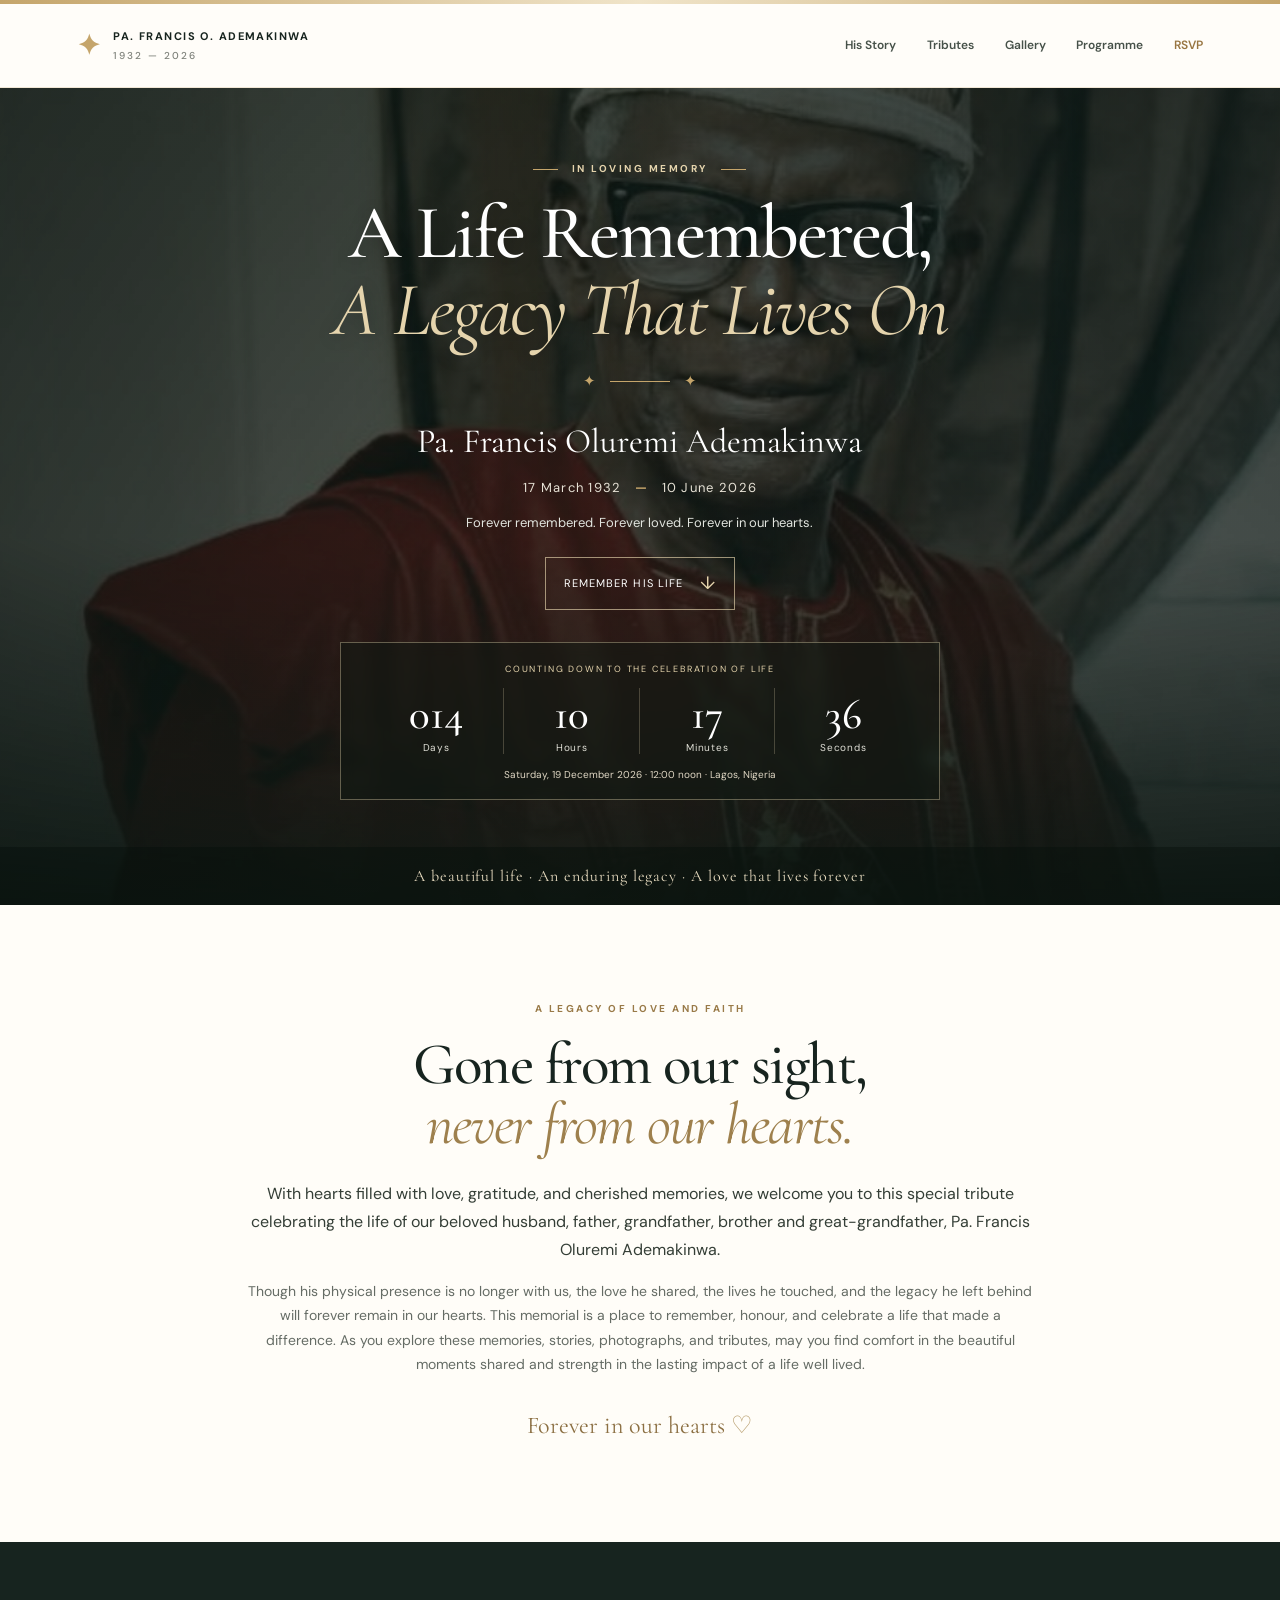
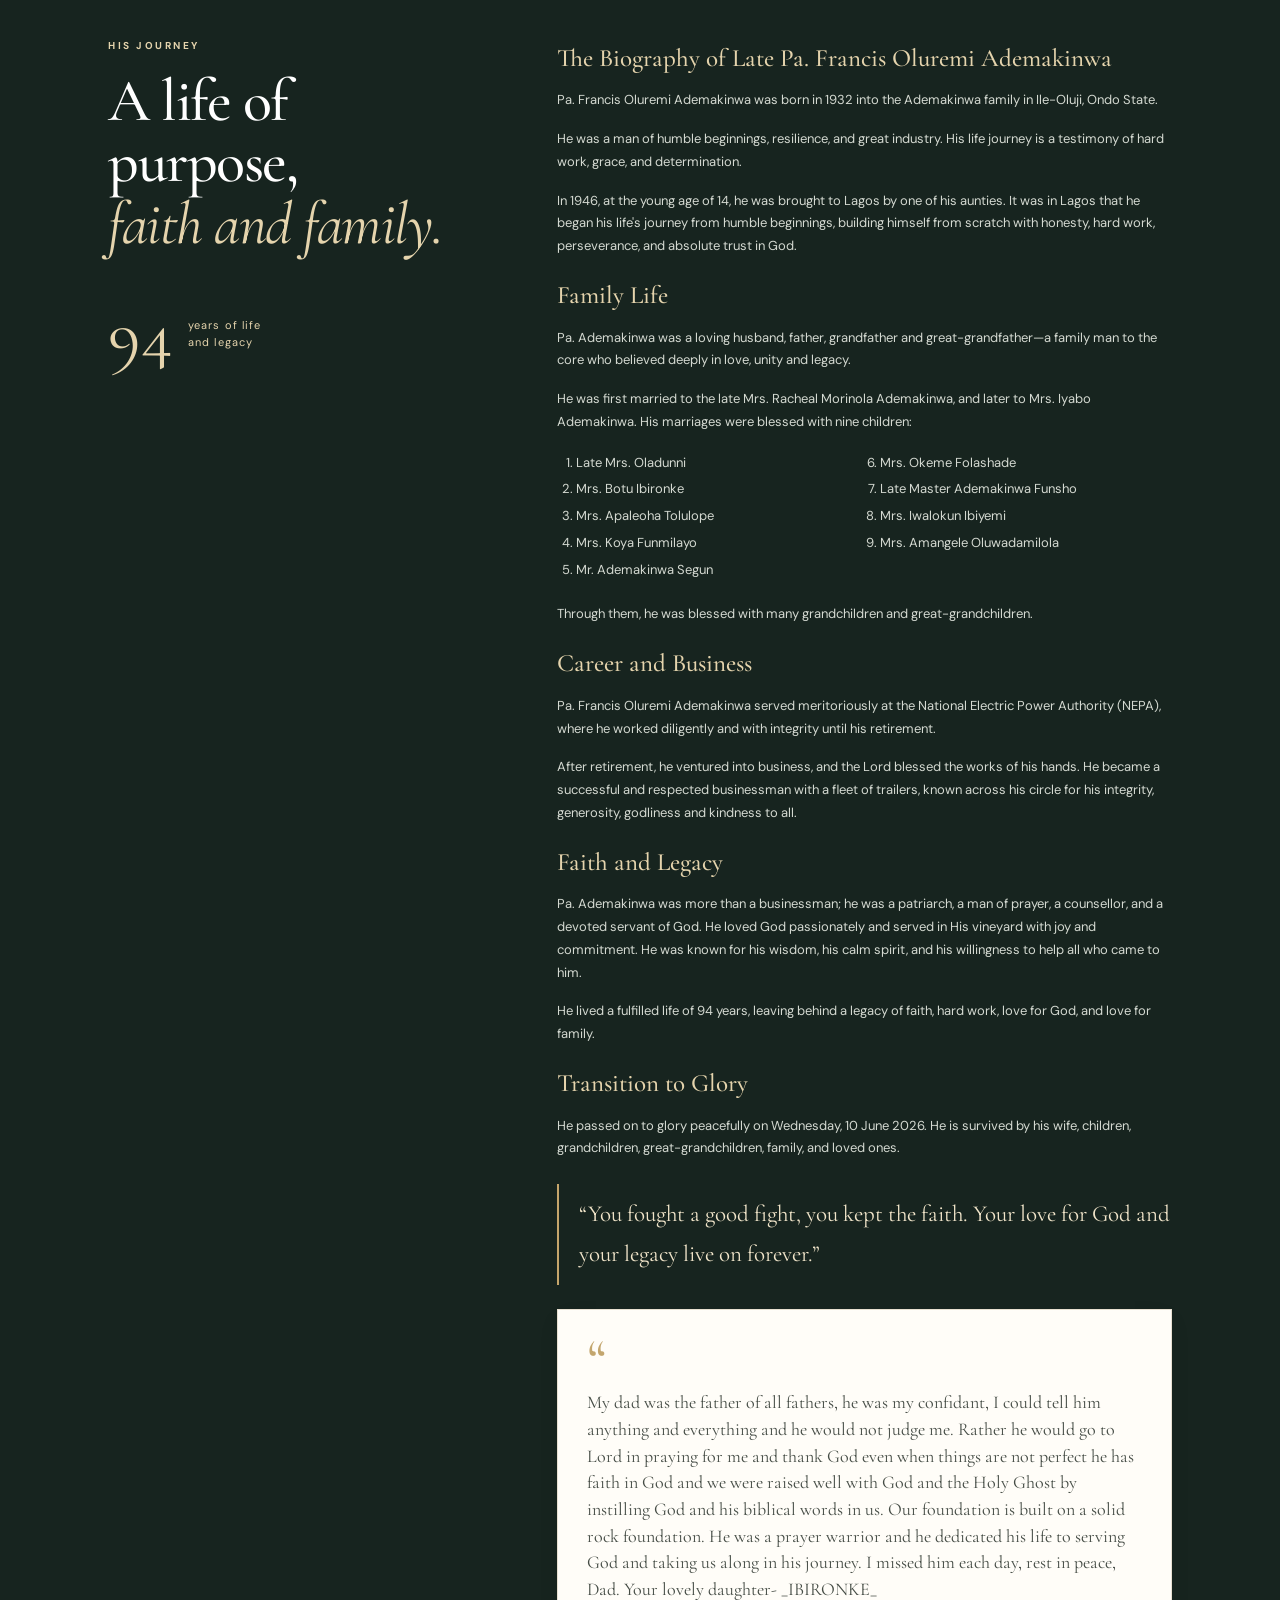
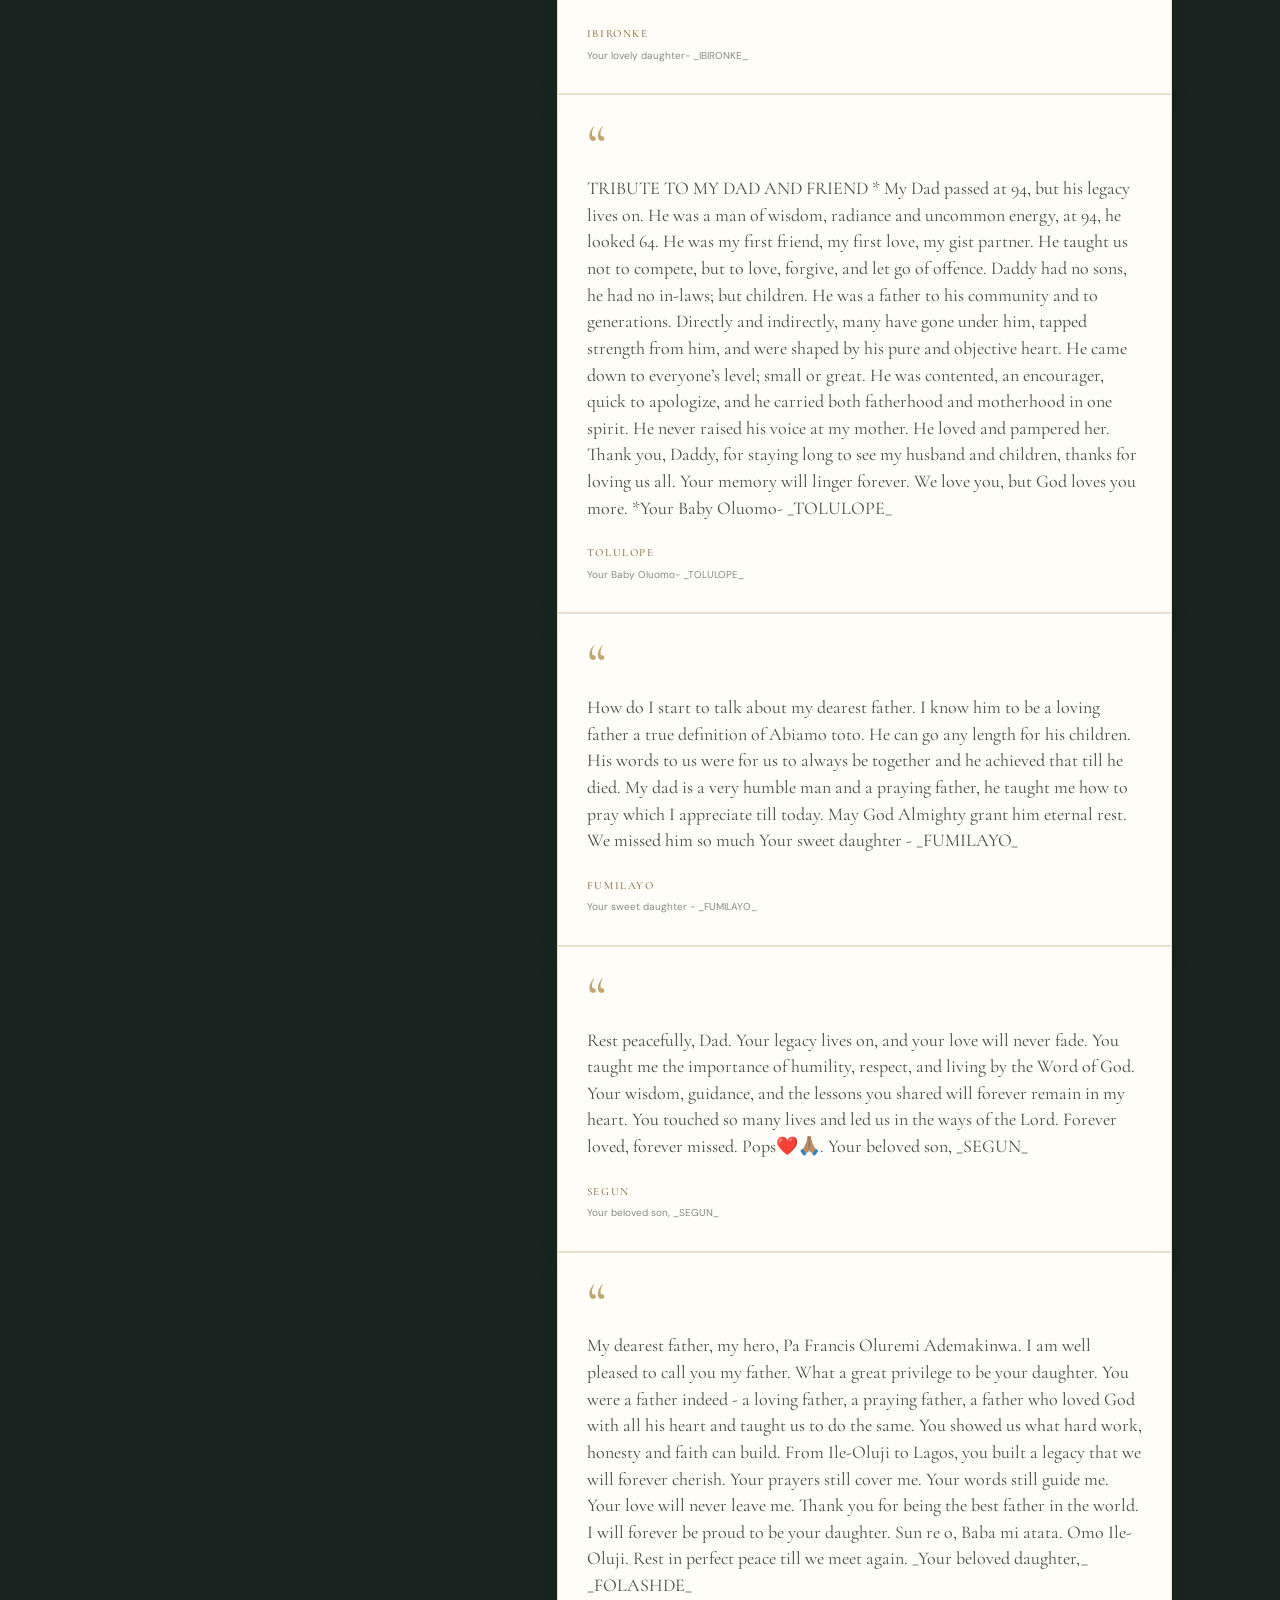
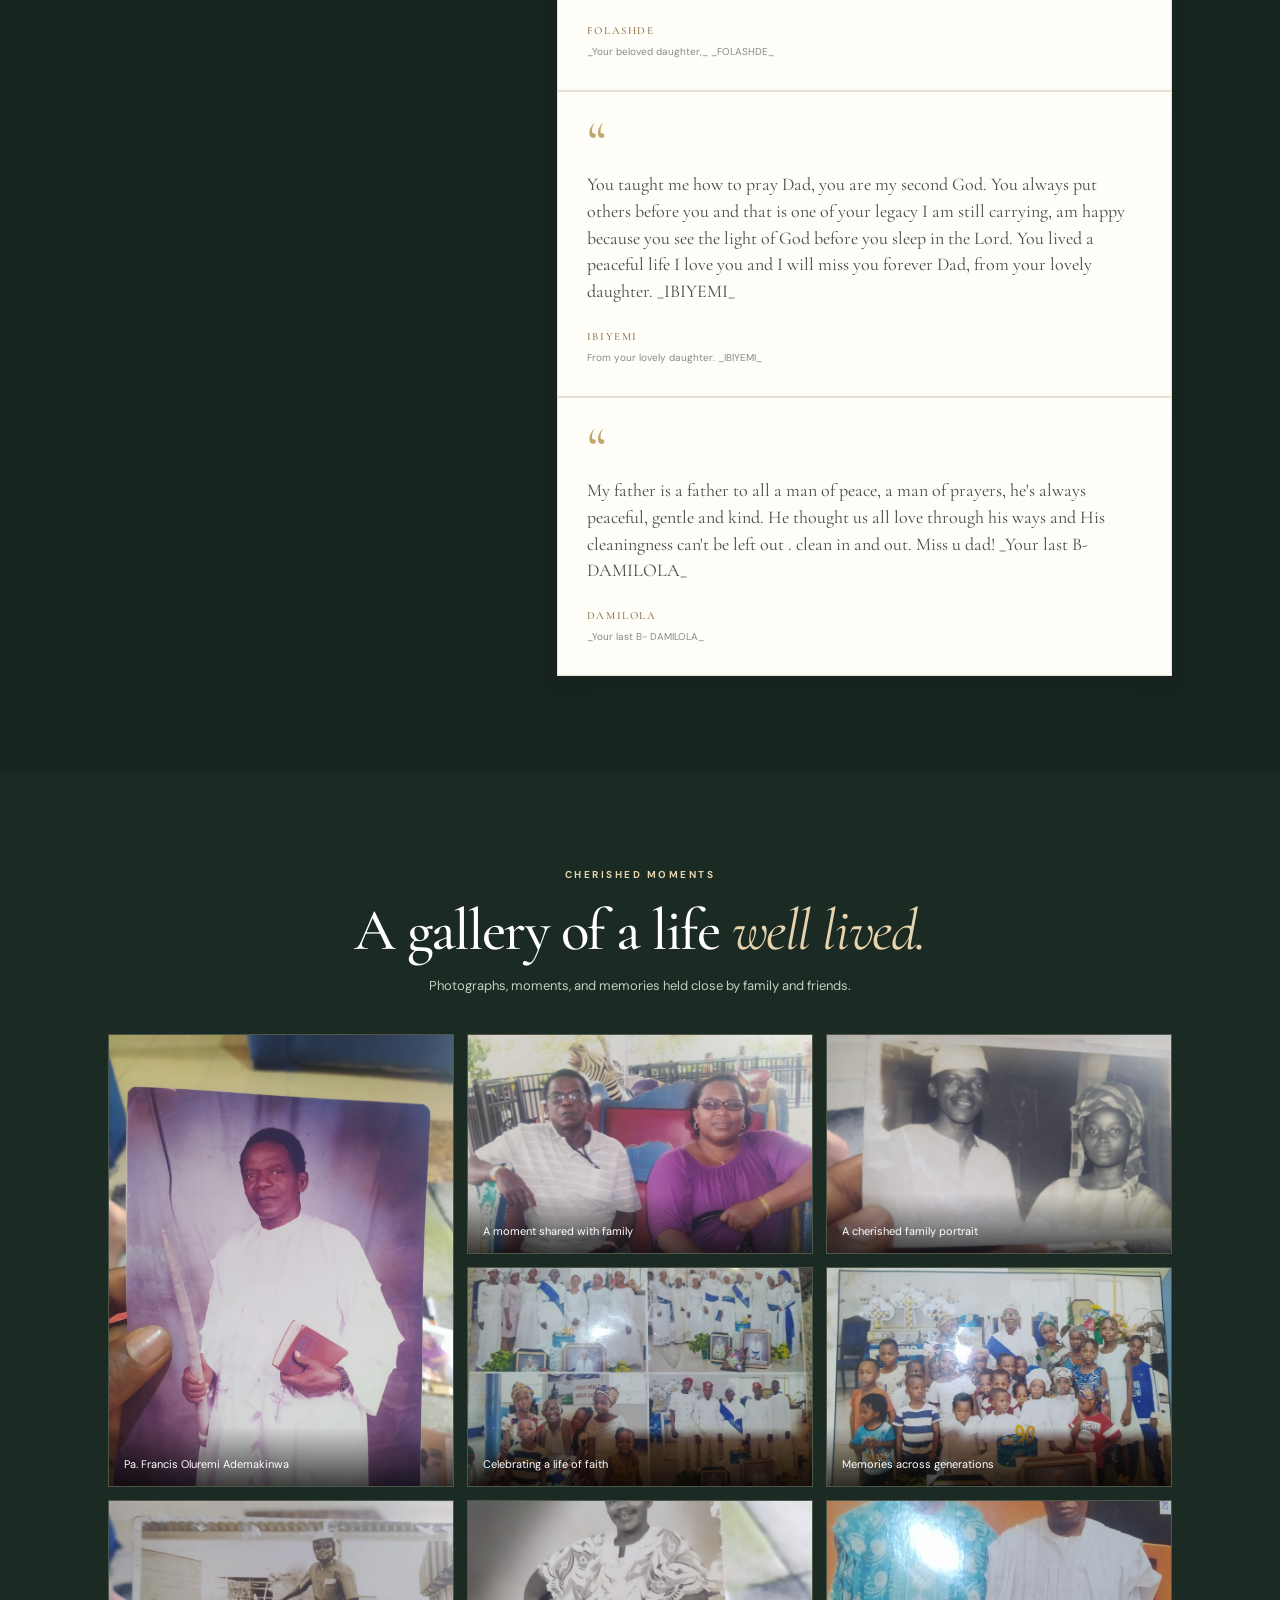
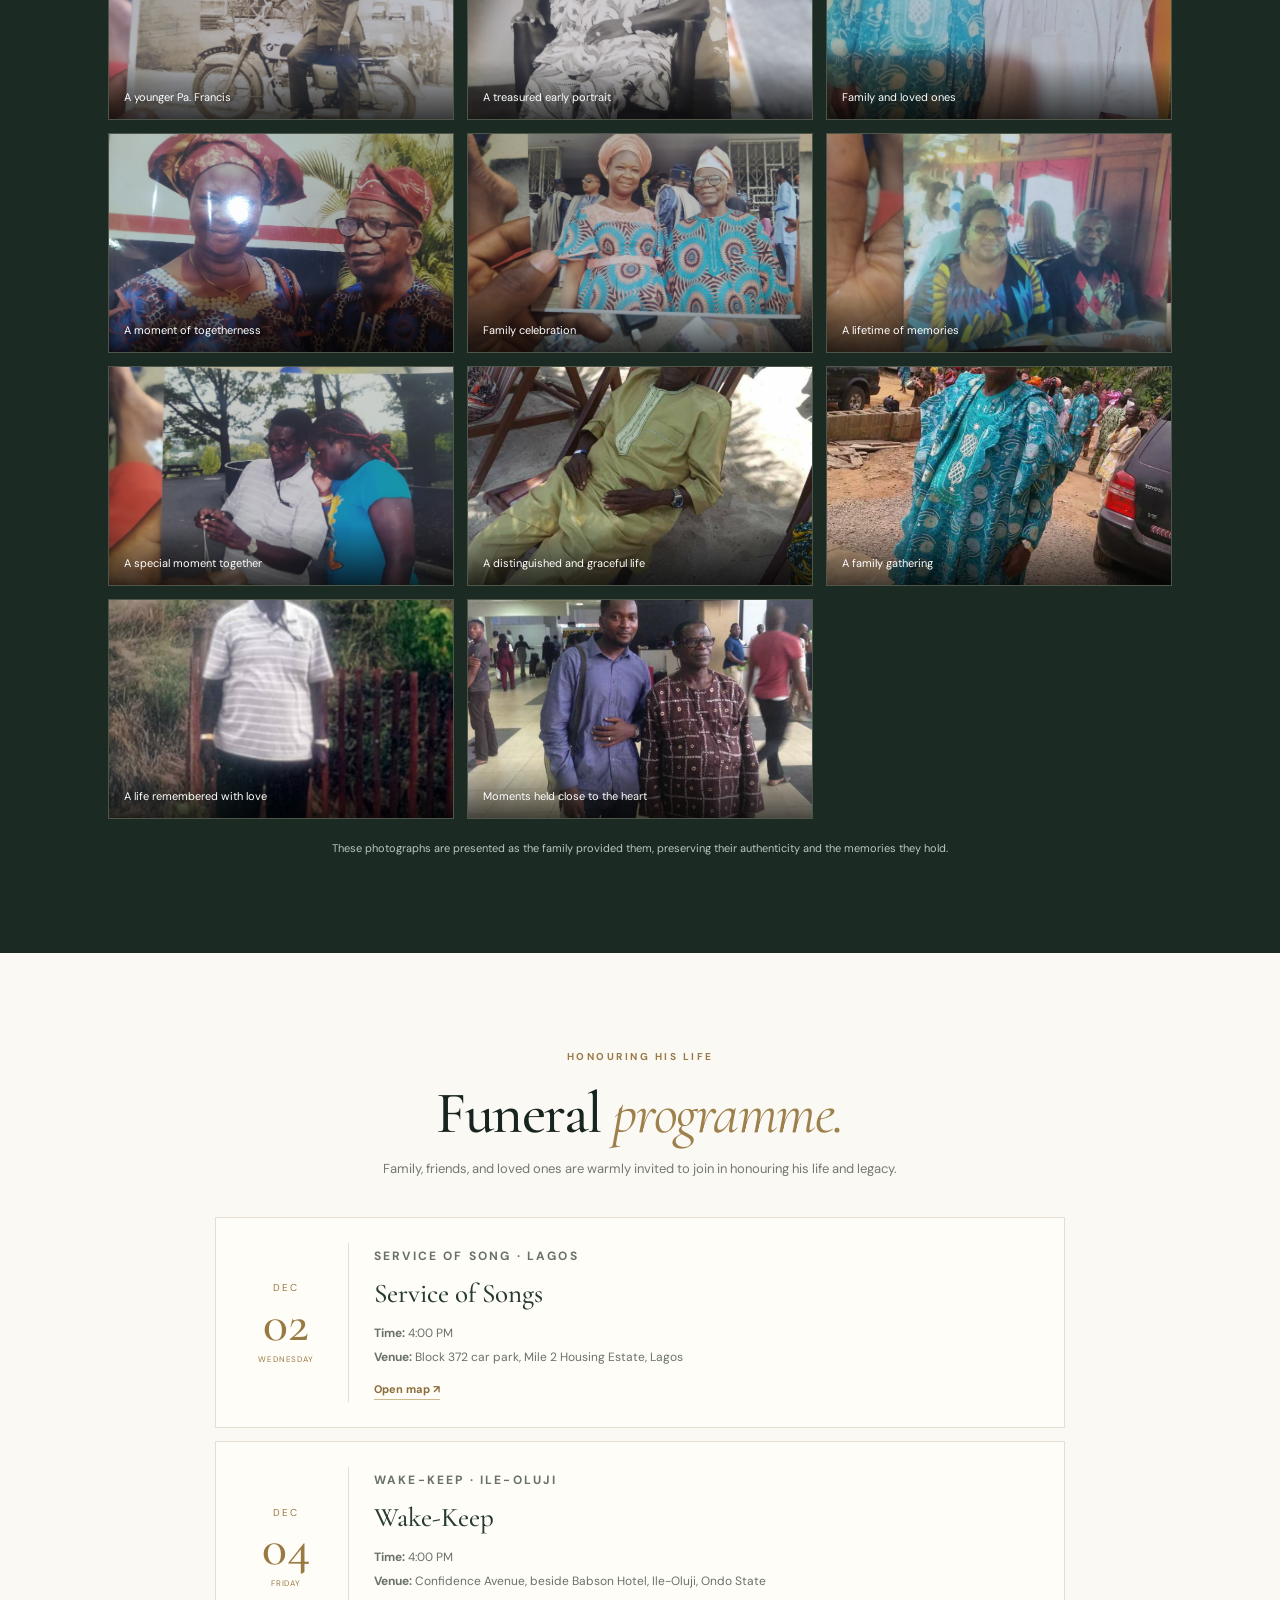
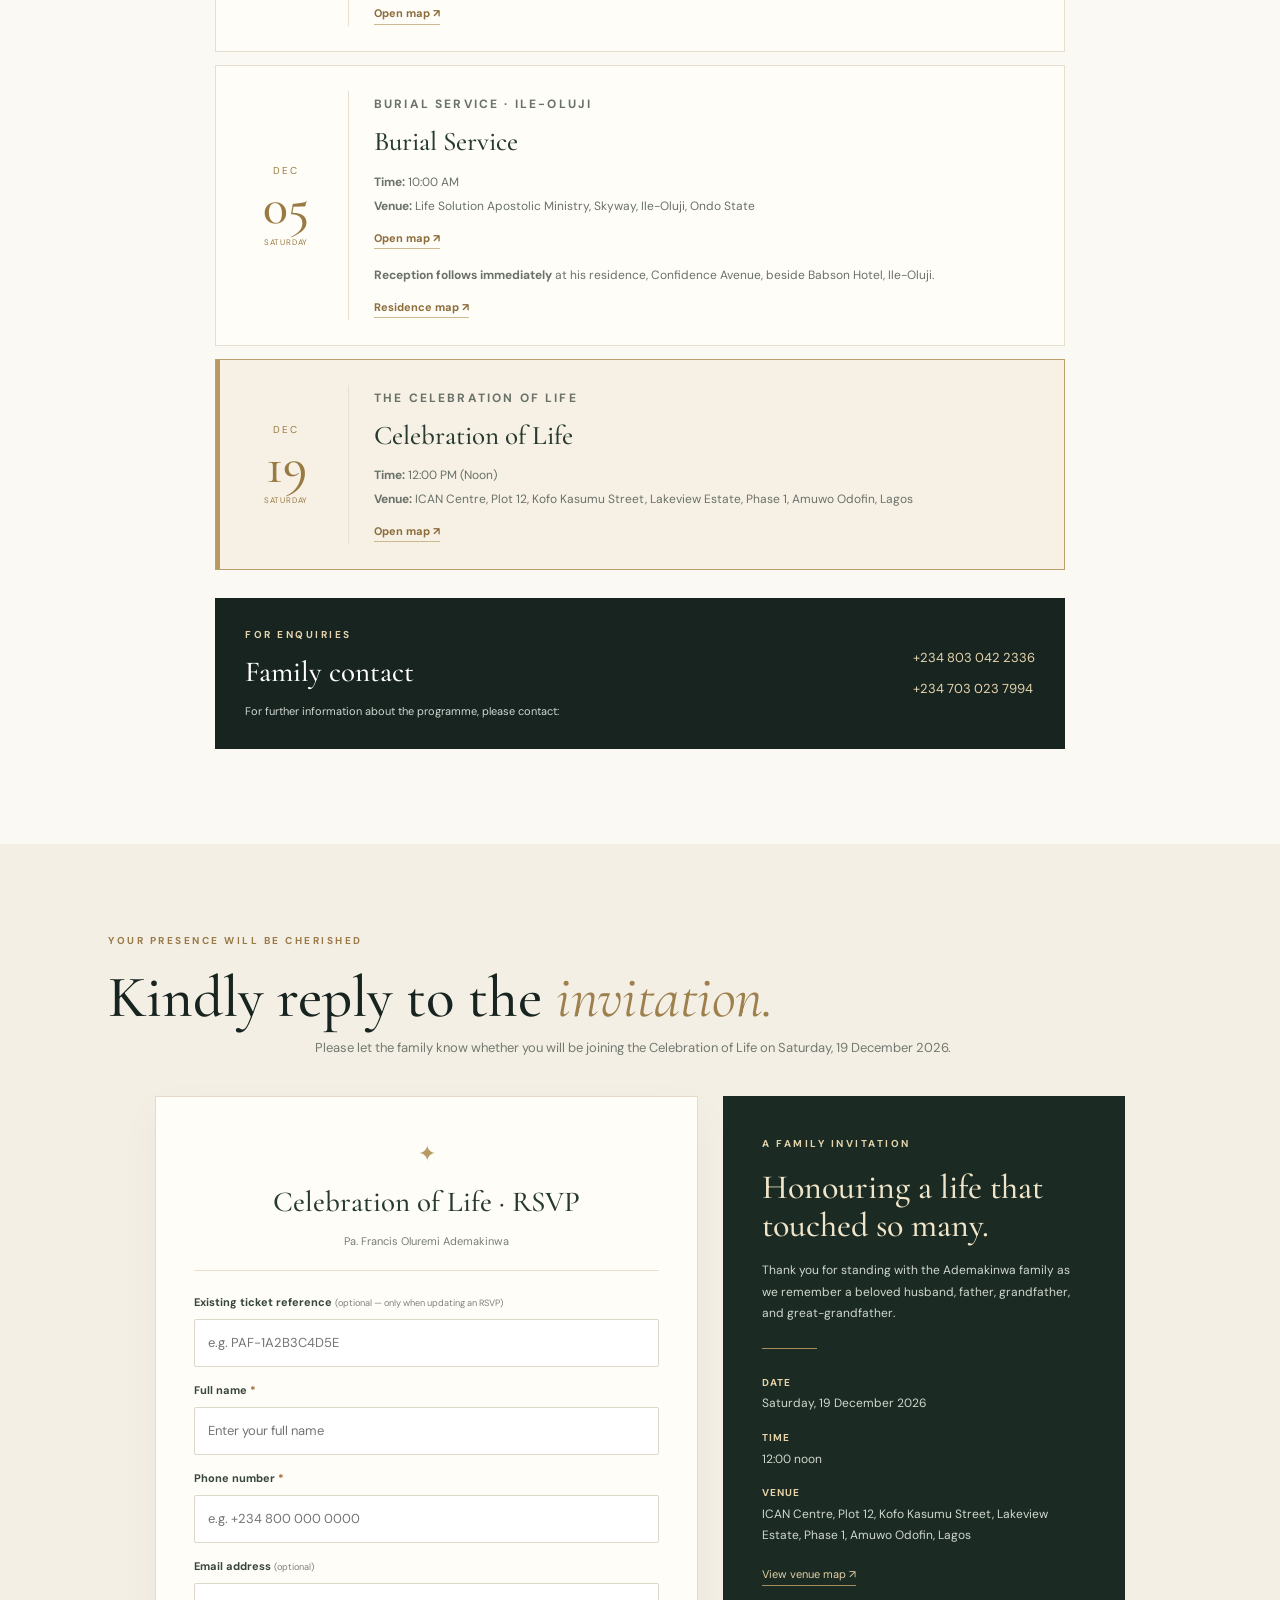
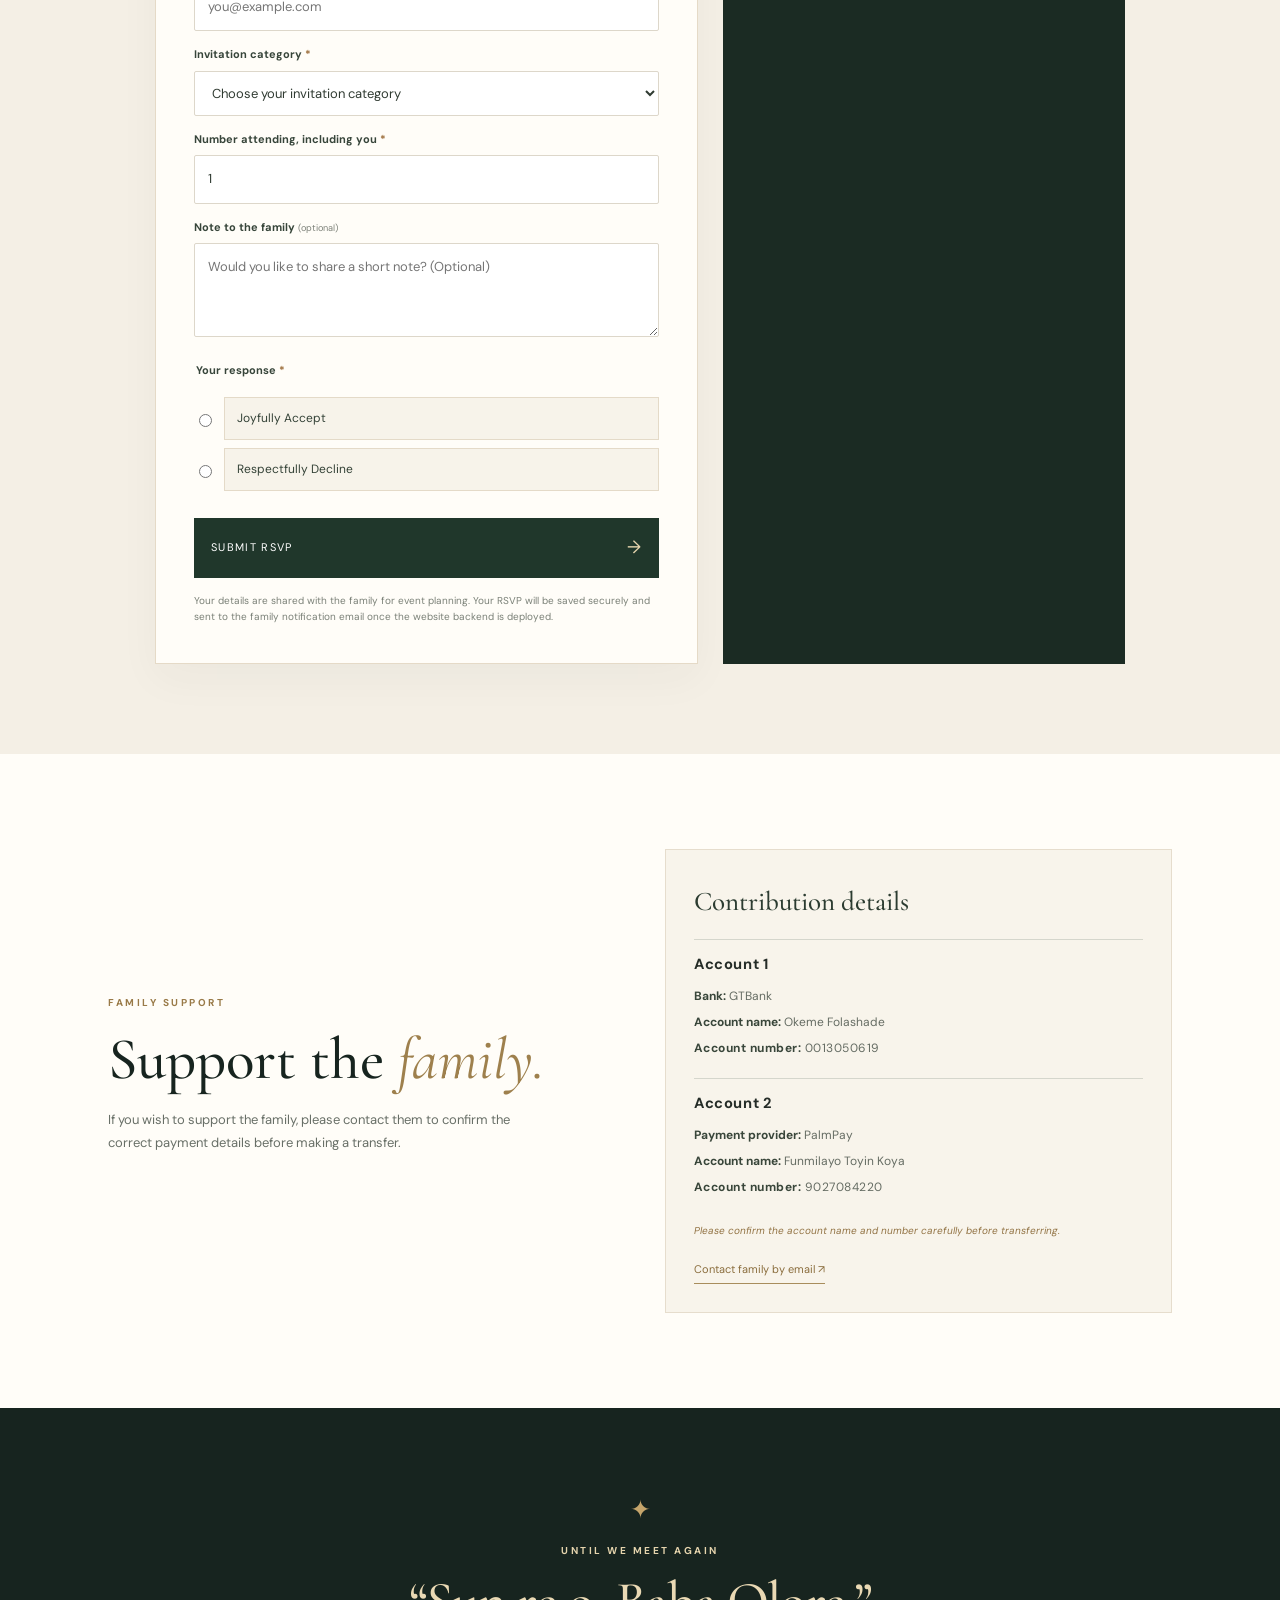
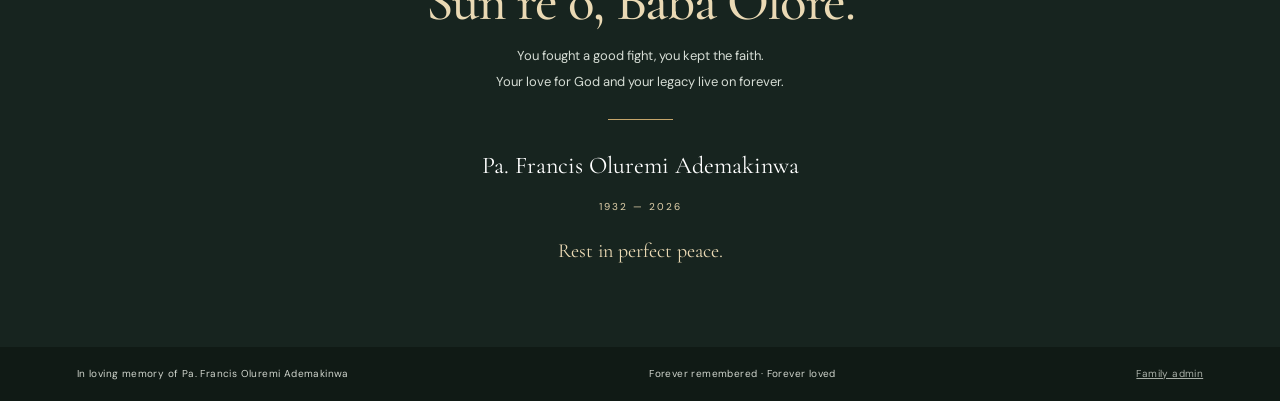
<file: index.html>
<!doctype html>
<html lang="en">
<head>
  <meta charset="utf-8">
  <meta name="viewport" content="width=device-width, initial-scale=1">
  <meta name="theme-color" content="#17241f">
  <meta name="description" content="A memorial celebrating the life, faith, and enduring legacy of Pa. Francis Oluremi Ademakinwa.">
  <title>Pa. Francis Oluremi Ademakinwa | A Life Remembered</title>
  <link rel="preconnect" href="https://fonts.googleapis.com">
  <link rel="preconnect" href="https://fonts.gstatic.com" crossorigin>
  <link href="https://fonts.googleapis.com/css2?family=Cormorant+Garamond:wght@400;500;600;700&family=DM+Sans:wght@400;500;600;700&display=swap" rel="stylesheet">
  <link rel="stylesheet" href="styles.css">
</head>
<body>
  <div class="topline"></div>
  <header class="site-header">
    <a class="brand" href="#home" aria-label="Pa Francis memorial home">
      <span class="brand-mark">✦</span>
      <span>PA. FRANCIS O. ADEMAKINWA<small>1932 — 2026</small></span>
    </a>
    <button class="menu-toggle" aria-label="Open navigation" aria-expanded="false">☰</button>
    <nav class="nav">
      <a href="#story">His Story</a><a href="#tributes">Tributes</a><a href="#gallery">Gallery</a><a href="#events">Programme</a><a href="#rsvp">RSVP</a>
    </nav>
  </header>

  <main>
    <section class="hero" id="home">
      <div class="hero-photo" role="img" aria-label="Studio portrait of Pa Francis in red traditional attire"></div>
      <div class="hero-shade"></div>
      <div class="hero-content">
        <p class="eyebrow"><span></span> IN LOVING MEMORY <span></span></p>
        <h1>A Life Remembered,<br><em>A Legacy That Lives On</em></h1>
        <div class="ornament">✦ <span></span> ✦</div>
        <p class="hero-name">Pa. Francis Oluremi Ademakinwa</p>
        <p class="hero-dates">17 March 1932 <b>—</b> 10 June 2026</p>
        <p class="hero-intro">Forever remembered. Forever loved. Forever in our hearts.</p>
        <a class="primary-link" href="#story">Remember his life <span>↓</span></a>
        <div class="countdown-panel" aria-label="Countdown to the Celebration of Life">
          <p class="countdown-label">COUNTING DOWN TO THE CELEBRATION OF LIFE</p>
          <div class="countdown" id="countdown">
            <div><strong id="days">--</strong><span>Days</span></div>
            <div><strong id="hours">--</strong><span>Hours</span></div>
            <div><strong id="minutes">--</strong><span>Minutes</span></div>
            <div><strong id="seconds">--</strong><span>Seconds</span></div>
          </div>
          <p class="countdown-date">Saturday, 19 December 2026 · 12:00 noon · Lagos, Nigeria</p>
        </div>
      </div>
      <div class="hero-bottom">A beautiful life · An enduring legacy · A love that lives forever</div>
    </section>

    <section class="intro-section section-wrap">
      <p class="eyebrow dark">A LEGACY OF LOVE AND FAITH</p>
      <h2>Gone from our sight,<br><em>never from our hearts.</em></h2>
      <p class="lead">With hearts filled with love, gratitude, and cherished memories, we welcome you to this special tribute celebrating the life of our beloved husband, father, grandfather, brother and great-grandfather, Pa. Francis Oluremi Ademakinwa.</p>
      <p>Though his physical presence is no longer with us, the love he shared, the lives he touched, and the legacy he left behind will forever remain in our hearts. This memorial is a place to remember, honour, and celebrate a life that made a difference. As you explore these memories, stories, photographs, and tributes, may you find comfort in the beautiful moments shared and strength in the lasting impact of a life well lived.</p>
      <div class="signature">Forever in our hearts <span>♡</span></div>
    </section>

    <section class="story-section" id="story">
      <div class="section-wrap story-grid">
        <div class="story-heading">
          <p class="eyebrow">HIS JOURNEY</p>
          <h2>A life of purpose,<br><em>faith and family.</em></h2>
          <div class="years-badge"><strong>94</strong><span>years of life<br>and legacy</span></div>
        </div>
        <article class="story-copy">
          <h3>The Biography of Late Pa. Francis Oluremi Ademakinwa</h3>
          <p>Pa. Francis Oluremi Ademakinwa was born in 1932 into the Ademakinwa family in Ile-Oluji, Ondo State.</p>
          <p>He was a man of humble beginnings, resilience, and great industry. His life journey is a testimony of hard work, grace, and determination.</p>
          <p>In 1946, at the young age of 14, he was brought to Lagos by one of his aunties. It was in Lagos that he began his life's journey from humble beginnings, building himself from scratch with honesty, hard work, perseverance, and absolute trust in God.</p>
          <h3>Family Life</h3>
          <p>Pa. Ademakinwa was a loving husband, father, grandfather and great-grandfather—a family man to the core who believed deeply in love, unity and legacy.</p>
          <p>He was first married to the late Mrs. Racheal Morinola Ademakinwa, and later to Mrs. Iyabo Ademakinwa. His marriages were blessed with nine children:</p>
          <ol class="children-list">
            <li>Late Mrs. Oladunni</li><li>Mrs. Botu Ibironke</li><li>Mrs. Apaleoha Tolulope</li>
            <li>Mrs. Koya Funmilayo</li><li>Mr. Ademakinwa Segun</li><li>Mrs. Okeme Folashade</li>
            <li>Late Master Ademakinwa Funsho</li><li>Mrs. Iwalokun Ibiyemi</li><li>Mrs. Amangele Oluwadamilola</li>
          </ol>
          <p>Through them, he was blessed with many grandchildren and great-grandchildren.</p>
          <h3>Career and Business</h3>
          <p>Pa. Francis Oluremi Ademakinwa served meritoriously at the National Electric Power Authority (NEPA), where he worked diligently and with integrity until his retirement.</p>
          <p>After retirement, he ventured into business, and the Lord blessed the works of his hands. He became a successful and respected businessman with a fleet of trailers, known across his circle for his integrity, generosity, godliness and kindness to all.</p>
          <h3>Faith and Legacy</h3>
          <p>Pa. Ademakinwa was more than a businessman; he was a patriarch, a man of prayer, a counsellor, and a devoted servant of God. He loved God passionately and served in His vineyard with joy and commitment. He was known for his wisdom, his calm spirit, and his willingness to help all who came to him.</p>
          <p>He lived a fulfilled life of 94 years, leaving behind a legacy of faith, hard work, love for God, and love for family.</p>
          <h3>Transition to Glory</h3>
          <p>He passed on to glory peacefully on Wednesday, 10 June 2026. He is survived by his wife, children, grandchildren, great-grandchildren, family, and loved ones.</p>
          <blockquote>“You fought a good fight, you kept the faith. Your love for God and your legacy live on forever.”</blockquote>
<article class="tribute-card">
  <span class="quote-mark">“</span>
  <p>My dad was the father of all fathers, he was my confidant, I could tell him anything and everything and he would not judge me. Rather he would go to Lord in praying for me and thank God even when things are not perfect he has faith in God and we were raised well with God and the Holy Ghost by instilling God and his biblical words in us. Our foundation is  built on a solid rock foundation. He was a prayer warrior and he dedicated his life to serving God and taking us along in his journey. I missed him each day, rest in peace, Dad.
Your lovely daughter- _IBIRONKE_</p>
  <h3>IBIRONKE</h3>
  <small>Your lovely daughter- _IBIRONKE_</small>
</article>

<article class="tribute-card">
  <span class="quote-mark">“</span>
  <p>TRIBUTE TO MY DAD AND FRIEND *
My Dad passed at 94, but his legacy lives on. He was a man of wisdom, radiance and uncommon energy, at 94, he looked 64.

He was my first friend, my first love, my gist partner. He taught us not to compete, but to love, forgive, and let go of offence.

Daddy had no sons, he had no in-laws; but children. He was a father to his community and to generations. Directly and indirectly, many have gone under him, tapped strength from him, and were shaped by his pure and objective heart. He came down to everyone’s level; small or great.

He was contented, an encourager, quick to apologize, and he carried both fatherhood and motherhood in one spirit. He never raised his voice at my mother. He loved and pampered her.

Thank you, Daddy, for staying long to see my husband and children, thanks for loving us all. Your memory will linger forever.

We love you, but God loves you more.

*Your Baby Oluomo- _TOLULOPE_</p>
  <h3>TOLULOPE</h3>
  <small>Your Baby Oluomo- _TOLULOPE_</small>
</article>

<article class="tribute-card">
  <span class="quote-mark">“</span>
  <p>How do I  start to talk about my dearest father.  I know him to be a loving father a true definition of Abiamo toto. He can  go any length for his children.  His words to us were for  us to always  be together and  he achieved that till  he died.  My dad is a very  humble man and a praying father,  he taught me how to pray  which I appreciate till today.  May God Almighty grant him eternal rest. We missed him  so much
Your sweet daughter - _FUMILAYO_</p>
  <h3>FUMILAYO</h3>
  <small>Your sweet daughter - _FUMILAYO_</small>
</article>

<article class="tribute-card">
  <span class="quote-mark">“</span>
  <p>Rest peacefully, Dad. Your legacy lives on, and your love will never fade. You taught me the importance of humility, respect, and living by the Word of God. Your wisdom, guidance, and the lessons you shared will forever remain in my heart. You touched so many lives and led us in the ways of the Lord. Forever loved, forever missed. Pops❤️🙏🏽. Your beloved son,
 _SEGUN_</p>
  <h3>SEGUN</h3>
  <small>Your beloved son, _SEGUN_</small>
</article>

<article class="tribute-card">
  <span class="quote-mark">“</span>
  <p>My dearest father, my hero, Pa Francis Oluremi Ademakinwa.
I am well pleased to call you my father. What a great privilege to be your daughter.
You were a father indeed - a loving father, a praying father, a father who loved God with all his heart and taught us to do the same. You showed us what hard work, honesty and faith can build. From Ile-Oluji to Lagos, you built a legacy that we will forever cherish.
Your prayers still cover me. Your words still guide me. Your love will never leave me.
Thank you for being the best father in the world. I will forever be proud to be your daughter.
Sun re o, Baba mi atata. Omo Ile-Oluji.
Rest in perfect peace till we meet again.
_Your beloved daughter,_
  _FOLASHDE_</p>
  <h3>FOLASHDE</h3>
  <small>_Your beloved daughter,_ _FOLASHDE_</small>
</article>

<article class="tribute-card">
  <span class="quote-mark">“</span>
  <p>You taught me how to pray Dad, you are my second God. You always put others before you and that is one of your legacy I am still carrying, am happy because you see the light of God before you sleep in the Lord. You lived a peaceful life I love you and I will miss you forever Dad, from your lovely daughter.
_IBIYEMI_</p>
  <h3>IBIYEMI</h3>
  <small>From your lovely daughter. _IBIYEMI_</small>
</article>

<article class="tribute-card">
  <span class="quote-mark">“</span>
  <p>My father is a father to all a man of peace, a man of prayers, he's always peaceful, gentle and kind. He thought us all love through his ways and 
His cleaningness can't be left out . clean in and out. Miss u dad!
_Your last B- DAMILOLA_</p>
  <h3>DAMILOLA</h3>
  <small>_Your last B- DAMILOLA_</small>
</article>

        </div>
      </div>
    </section>

    <section class="gallery-section" id="gallery">
      <div class="section-wrap">
        <p class="eyebrow">CHERISHED MOMENTS</p>
        <h2>A gallery of a life <em>well lived.</em></h2>
        <p class="section-subtitle light">Photographs, moments, and memories held close by family and friends.</p>
        <div class="gallery-grid">
          <figure class="gallery-main"><img src="assets/portrait-story.jpg" alt="Pa. Francis Oluremi Ademakinwa" loading="lazy" onerror="this.parentElement.classList.add('missing-image')"><figcaption>Pa. Francis Oluremi Ademakinwa</figcaption></figure>
          <figure><img src="assets/gallery-01.jpg" alt="A moment shared with family" loading="lazy" onerror="this.parentElement.classList.add('missing-image')"><figcaption>A moment shared with family</figcaption></figure>
          <figure><img src="assets/gallery-02.jpg" alt="A cherished family portrait" loading="lazy" onerror="this.parentElement.classList.add('missing-image')"><figcaption>A cherished family portrait</figcaption></figure>
          <figure><img src="assets/gallery-03.jpg" alt="Celebrating a life of faith" loading="lazy" onerror="this.parentElement.classList.add('missing-image')"><figcaption>Celebrating a life of faith</figcaption></figure>
          <figure><img src="assets/gallery-04.jpg" alt="Memories across generations" loading="lazy" onerror="this.parentElement.classList.add('missing-image')"><figcaption>Memories across generations</figcaption></figure>
          <figure><img src="assets/gallery-05.jpg" alt="A younger Pa. Francis" loading="lazy" onerror="this.parentElement.classList.add('missing-image')"><figcaption>A younger Pa. Francis</figcaption></figure>
          <figure><img src="assets/gallery-06.jpg" alt="A treasured early portrait" loading="lazy" onerror="this.parentElement.classList.add('missing-image')"><figcaption>A treasured early portrait</figcaption></figure>
          <figure><img src="assets/gallery-07.jpg" alt="Family and loved ones" loading="lazy" onerror="this.parentElement.classList.add('missing-image')"><figcaption>Family and loved ones</figcaption></figure>
          <figure><img src="assets/gallery-08.jpg" alt="A moment of togetherness" loading="lazy" onerror="this.parentElement.classList.add('missing-image')"><figcaption>A moment of togetherness</figcaption></figure>
          <figure><img src="assets/gallery-09.jpg" alt="Family celebration" loading="lazy" onerror="this.parentElement.classList.add('missing-image')"><figcaption>Family celebration</figcaption></figure>
          <figure><img src="assets/gallery-10.jpg" alt="A lifetime of memories" loading="lazy" onerror="this.parentElement.classList.add('missing-image')"><figcaption>A lifetime of memories</figcaption></figure>
          <figure><img src="assets/gallery-11.jpg" alt="A special moment together" loading="lazy" onerror="this.parentElement.classList.add('missing-image')"><figcaption>A special moment together</figcaption></figure>
          <figure><img src="assets/gallery-12.jpg" alt="A distinguished and graceful life" loading="lazy" onerror="this.parentElement.classList.add('missing-image')"><figcaption>A distinguished and graceful life</figcaption></figure>
          <figure><img src="assets/gallery-13.jpg" alt="A family gathering" loading="lazy" onerror="this.parentElement.classList.add('missing-image')"><figcaption>A family gathering</figcaption></figure>
          <figure><img src="assets/gallery-14.jpg" alt="A life remembered with love" loading="lazy" onerror="this.parentElement.classList.add('missing-image')"><figcaption>A life remembered with love</figcaption></figure>
          <figure><img src="assets/gallery-15.jpg" alt="Moments held close to the heart" loading="lazy" onerror="this.parentElement.classList.add('missing-image')"><figcaption>Moments held close to the heart</figcaption></figure>
        </div>
        <p class="gallery-note">These photographs are presented as the family provided them, preserving their authenticity and the memories they hold.</p>
      </div>
    </section>

    <section class="events-section" id="events">
      <div class="section-wrap">
        <p class="eyebrow dark">HONOURING HIS LIFE</p>
        <h2>Funeral <em>programme.</em></h2>
        <p class="section-subtitle">Family, friends, and loved ones are warmly invited to join in honouring his life and legacy.</p>
        <div class="event-list">
          <article class="event-card"><div class="event-date"><span>DEC</span><strong>02</strong><small>WEDNESDAY</small></div><div class="event-info"><p class="event-type">SERVICE OF SONG · LAGOS</p><h3>Service of Songs</h3><p><b>Time:</b> 4:00 PM</p><p><b>Venue:</b> Block 372 car park, Mile 2 Housing Estate, Lagos</p><a target="_blank" rel="noopener" href="https://www.google.com/maps/search/?api=1&query=Block+372+car+park+Mile+2+Housing+Estate+Lagos">Open map ↗</a></div></article>
          <article class="event-card"><div class="event-date"><span>DEC</span><strong>04</strong><small>FRIDAY</small></div><div class="event-info"><p class="event-type">WAKE-KEEP · ILE-OLUJI</p><h3>Wake-Keep</h3><p><b>Time:</b> 4:00 PM</p><p><b>Venue:</b> Confidence Avenue, beside Babson Hotel, Ile-Oluji, Ondo State</p><a target="_blank" rel="noopener" href="https://www.google.com/maps/search/?api=1&query=Confidence+Avenue+beside+Babson+Hotel+Ile-Oluji+Ondo+State">Open map ↗</a></div></article>
          <article class="event-card"><div class="event-date"><span>DEC</span><strong>05</strong><small>SATURDAY</small></div><div class="event-info"><p class="event-type">BURIAL SERVICE · ILE-OLUJI</p><h3>Burial Service</h3><p><b>Time:</b> 10:00 AM</p><p><b>Venue:</b> Life Solution Apostolic Ministry, Skyway, Ile-Oluji, Ondo State</p><a target="_blank" rel="noopener" href="https://www.google.com/maps/search/?api=1&query=Life+Solution+Apostolic+Ministry+Skyway+Ile-Oluji+Ondo+State">Open map ↗</a><p class="reception"><b>Reception follows immediately</b> at his residence, Confidence Avenue, beside Babson Hotel, Ile-Oluji.</p><a target="_blank" rel="noopener" href="https://www.google.com/maps/search/?api=1&query=Confidence+Avenue+beside+Babson+Hotel+Ile-Oluji+Ondo+State">Residence map ↗</a></div></article>
          <article class="event-card featured-event"><div class="event-date"><span>DEC</span><strong>19</strong><small>SATURDAY</small></div><div class="event-info"><p class="event-type">THE CELEBRATION OF LIFE</p><h3>Celebration of Life</h3><p><b>Time:</b> 12:00 PM (Noon)</p><p><b>Venue:</b> ICAN Centre, Plot 12, Kofo Kasumu Street, Lakeview Estate, Phase 1, Amuwo Odofin, Lagos</p><a target="_blank" rel="noopener" href="https://www.google.com/maps/search/?api=1&query=ICAN+Centre+Plot+12+Kofo+Kasumu+Street+Lakeview+Estate+Phase+1+Amuwo+Odofin+Lagos">Open map ↗</a></div></article>
        </div>
        <div class="contact-box"><div><p class="eyebrow">FOR ENQUIRIES</p><h3>Family contact</h3><p>For further information about the programme, please contact:</p></div><div class="contact-numbers"><a href="tel:+2348030422336">+234 803 042 2336</a><a href="tel:+2347030237994">+234 703 023 7994</a></div></div>
      </div>
    </section>

    <section class="rsvp-section" id="rsvp">
      <div class="section-wrap">
        <p class="eyebrow dark">YOUR PRESENCE WILL BE CHERISHED</p>
        <h2>Kindly reply to the <em>invitation.</em></h2>
        <p class="section-subtitle">Please let the family know whether you will be joining the Celebration of Life on Saturday, 19 December 2026.</p>
        <div class="rsvp-layout">
          <form class="rsvp-form" id="rsvpForm">
            <div class="form-intro"><span class="form-flower">✦</span><h3>Celebration of Life · RSVP</h3><p>Pa. Francis Oluremi Ademakinwa</p></div>
            <label for="ticketReference">Existing ticket reference <small>(optional — only when updating an RSVP)</small></label><input id="ticketReference" name="ticketReference" placeholder="e.g. PAF-1A2B3C4D5E">
            <label for="guestName">Full name <span>*</span></label><input id="guestName" name="guestName" autocomplete="name" required placeholder="Enter your full name">
            <label for="guestPhone">Phone number <span>*</span></label><input id="guestPhone" name="guestPhone" autocomplete="tel" required placeholder="e.g. +234 800 000 0000">
            <label for="guestEmail">Email address <small>(optional)</small></label><input id="guestEmail" name="guestEmail" type="email" autocomplete="email" placeholder="you@example.com">
            <label for="guestCategory">Invitation category <span>*</span></label>
            <select id="guestCategory" name="guestCategory" required><option value="">Choose your invitation category</option><option>Mrs. Ademakinwa Iyabo</option><option>Diana Ronke Ademakinwa Botu (Mr. &amp; Mrs.)</option><option>Tolulope Ademakinwa Apaleoha (Mr. &amp; Mrs.)</option><option>Funmilayo Ademakinwa Koya (Mr. &amp; Mrs.)</option><option>Segun Ademakinwa (Pappy Shegzy) (Mr. &amp; Mrs.)</option><option>Folashade Ademakinwa Okeme (Mr. &amp; Mrs.)</option><option>Ibiyemi Ademakinwa Iwalokun (Mr. &amp; Mrs.)</option><option>Damilola Ademakinwa Amangele (Mr. &amp; Mrs.)</option></select>
            <label for="attendees">Number attending, including you <span>*</span></label><input id="attendees" name="attendees" type="number" min="1" max="30" value="1" required>
            <label for="guestNote">Note to the family <small>(optional)</small></label><textarea id="guestNote" name="guestNote" rows="3" maxlength="500" placeholder="Would you like to share a short note? (Optional)"></textarea>
            <fieldset class="rsvp-choice"><legend>Your response <span>*</span></legend><label><input type="radio" name="response" value="Joyfully Accept" required><span>Joyfully Accept</span></label><label><input type="radio" name="response" value="Respectfully Decline" required><span>Respectfully Decline</span></label></fieldset>
            <button class="rsvp-submit" type="submit">Submit RSVP <span>→</span></button>
            <p class="form-privacy">Your details are shared with the family for event planning. Your RSVP will be saved securely and sent to the family notification email once the website backend is deployed.</p>
            <div class="rsvp-result" id="rsvpResult" role="status" aria-live="polite" hidden></div>
          </form>
          <aside class="rsvp-side"><p class="eyebrow">A FAMILY INVITATION</p><h3>Honouring a life that touched so many.</h3><p>Thank you for standing with the Ademakinwa family as we remember a beloved husband, father, grandfather, and great-grandfather.</p><div class="rsvp-side-rule"></div><p><strong>Date</strong><br>Saturday, 19 December 2026</p><p><strong>Time</strong><br>12:00 noon</p><p><strong>Venue</strong><br>ICAN Centre, Plot 12, Kofo Kasumu Street, Lakeview Estate, Phase 1, Amuwo Odofin, Lagos</p><a target="_blank" rel="noopener" href="https://www.google.com/maps/search/?api=1&amp;query=ICAN+Centre+Plot+12+Kofo+Kasumu+Street+Lakeview+Estate+Phase+1+Amuwo+Odofin+Lagos">View venue map ↗</a></aside>
        </div>
      </div>
    </section>

    <section class="support-section" id="support"><div class="section-wrap support-wrap"><div><p class="eyebrow dark">FAMILY SUPPORT</p><h2>Support the <em>family.</em></h2><p>If you wish to support the family, please contact them to confirm the correct payment details before making a transfer.</p></div><div class="support-details"><h3>Contribution details</h3><div class="payment-account"><h4>Account 1</h4><p><strong>Bank:</strong> GTBank</p><p><strong>Account name:</strong> Okeme Folashade</p><p class="account-number"><strong>Account number:</strong> 0013050619</p></div><div class="payment-account"><h4>Account 2</h4><p><strong>Payment provider:</strong> PalmPay</p><p><strong>Account name:</strong> Funmilayo Toyin Koya</p><p class="account-number"><strong>Account number:</strong> 9027084220</p></div><p class="verification-note">Please confirm the account name and number carefully before transferring.</p><a href="mailto:richshadkoncept04@gmail.com">Contact family by email ↗</a></div></div></section>

    <section class="closing-section">
      <div class="closing-ornament">✦</div>
      <p class="eyebrow">UNTIL WE MEET AGAIN</p>
      <h2>“Sun re o, Baba Olore.”</h2>
      <p>You fought a good fight, you kept the faith.</p>
      <p>Your love for God and your legacy live on forever.</p>
      <div class="closing-line"></div>
      <p class="closing-name">Pa. Francis Oluremi Ademakinwa</p>
      <span class="closing-dates">1932 — 2026</span>
      <p class="closing-final">Rest in perfect peace.</p>
    </section>
  </main>

  <footer class="site-footer"><span>In loving memory of Pa. Francis Oluremi Ademakinwa</span><span>Forever remembered · Forever loved</span><a href="admin/">Family admin</a></footer>
  <script src="script.js"></script>
</body>
</html>
</file>
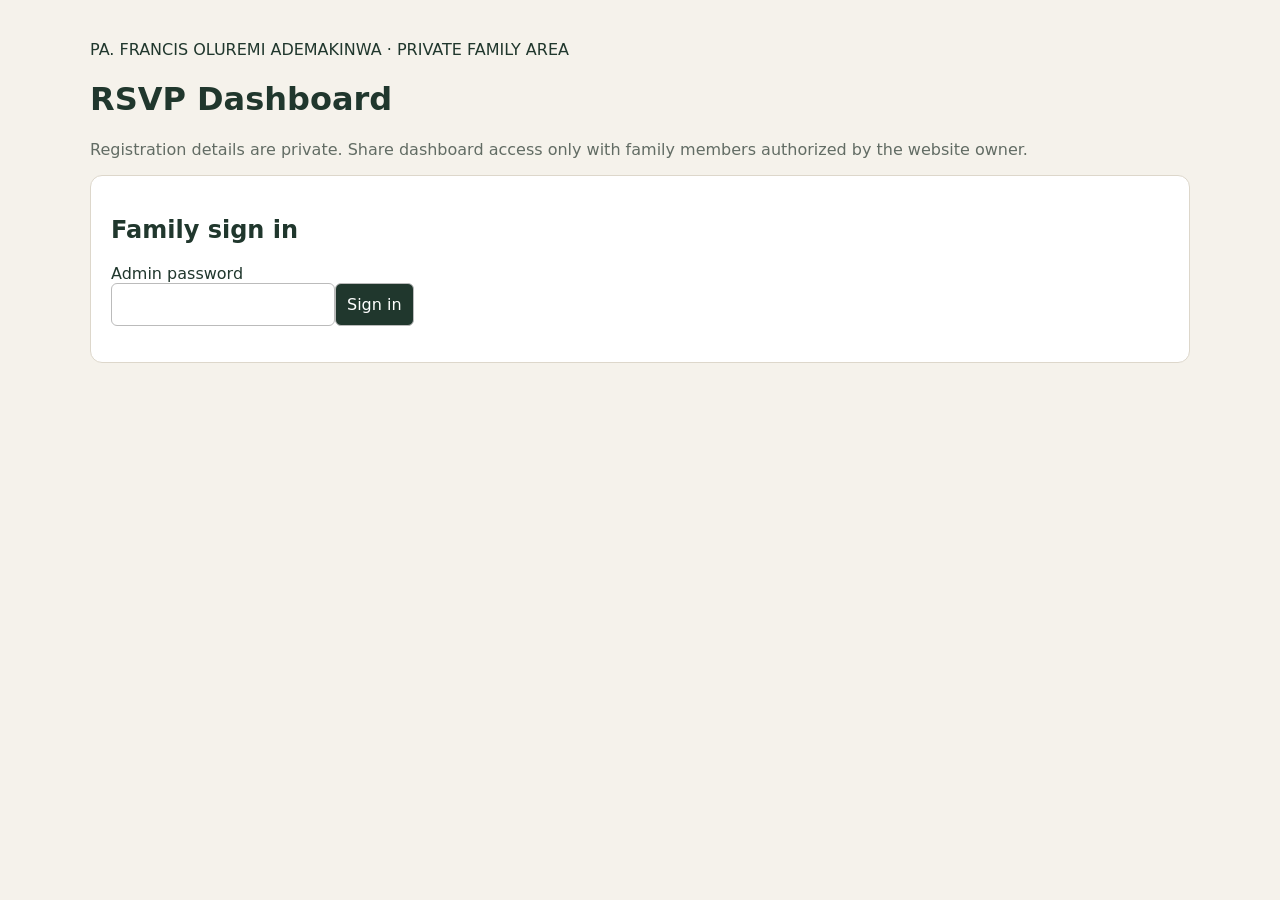
<file: admin/index.html>
<!doctype html><html lang="en"><head><meta charset="utf-8"><meta name="viewport" content="width=device-width,initial-scale=1"><title>Family RSVP Dashboard | Pa. Francis Memorial</title><style>body{margin:0;background:#f5f2eb;color:#20372d;font:16px system-ui,sans-serif}.wrap{max-width:1100px;margin:auto;padding:24px}.panel{background:#fff;border:1px solid #ddd7cb;border-radius:12px;padding:20px;margin:16px 0}.row{display:flex;gap:12px;flex-wrap:wrap}.stat{flex:1;min-width:140px}.stat strong{font-size:1.8rem;display:block}.field,button{font:inherit;padding:11px;border:1px solid #bbb;border-radius:6px}button{background:#20372d;color:white;cursor:pointer}input{max-width:100%}table{border-collapse:collapse;width:100%;min-width:850px}th,td{text-align:left;padding:10px;border-bottom:1px solid #e6e1d8;vertical-align:top}th{background:#f4f0e8} .table-wrap{overflow:auto}.muted{color:#626c64}.hidden{display:none}.status{font-weight:700}.error{color:#a21f1f}.note{white-space:pre-wrap;max-width:250px}</style></head><body><main class="wrap"><p>PA. FRANCIS OLUREMI ADEMAKINWA · PRIVATE FAMILY AREA</p><h1>RSVP Dashboard</h1><p class="muted">Registration details are private. Share dashboard access only with family members authorized by the website owner.</p><section class="panel" id="login"><h2>Family sign in</h2><label for="password">Admin password</label><br><input class="field" id="password" type="password" autocomplete="current-password"><button id="signIn">Sign in</button><p id="loginMessage" class="error"></p></section><section id="dashboard" class="hidden"><div class="row"><div class="panel stat"><span>Total responses</span><strong id="total">0</strong></div><div class="panel stat"><span>Accepted</span><strong id="accepted">0</strong></div><div class="panel stat"><span>Declined</span><strong id="declined">0</strong></div><div class="panel stat"><span>Expected attendees</span><strong id="attendees">0</strong></div></div><section class="panel"><div class="row"><input id="search" class="field" placeholder="Search name, phone or ticket reference"><button id="refresh">Refresh</button><button id="export">Export CSV</button><button id="signOut">Sign out</button></div><p id="message" class="muted"></p><div class="table-wrap"><table><thead><tr><th>Guest / reference</th><th>Response</th><th>Invited by</th><th>Attendees</th><th>Contact</th><th>Note</th><th>Submitted</th></tr></thead><tbody id="rows"></tbody></table></div></section></section></main><script>
let token=sessionStorage.getItem('memorialAdminToken')||'';let currentRows=[];const $=id=>document.getElementById(id);function esc(v){return String(v??'').replace(/[&<>"']/g,c=>({'&':'&amp;','<':'&lt;','>':'&gt;','"':'&quot;',"'":'&#39;'}[c]));}
async function load(){const r=await fetch('/api/admin?q='+encodeURIComponent($('search').value),{headers:{Authorization:'Bearer '+token}});if(r.status===401){throw new Error('Sign-in failed. Check the admin password.')}const d=await r.json();if(!r.ok)throw new Error(d.error||'Unable to load dashboard');currentRows=d.rows||[];$('total').textContent=d.totals.total||0;$('accepted').textContent=d.totals.accepted||0;$('declined').textContent=d.totals.declined||0;$('attendees').textContent=d.totals.expected_attendees||0;$('rows').innerHTML=currentRows.map(x=>`<tr><td><strong>${esc(x.guest_name)}</strong><br><small>${esc(x.ticket_reference)}</small></td><td class="status">${esc(x.response)}</td><td>${esc(x.category)}</td><td>${esc(x.attendees)}</td><td>${esc(x.phone)}<br>${esc(x.email||'No email')}</td><td class="note">${esc(x.note||'—')}</td><td>${esc(x.created_at)}</td></tr>`).join('');$('message').textContent=`Showing ${currentRows.length} registrations (maximum 500).`;}
async function signIn(){token=$('password').value;try{await load();sessionStorage.setItem('memorialAdminToken',token);$('login').classList.add('hidden');$('dashboard').classList.remove('hidden');$('loginMessage').textContent='';}catch(e){$('loginMessage').textContent=e.message;token='';}}
$('signIn').onclick=signIn;$('password').addEventListener('keydown',e=>{if(e.key==='Enter')signIn()});$('refresh').onclick=async()=>{try{await load()}catch(e){$('message').textContent=e.message}};$('search').addEventListener('input',()=>{clearTimeout(window.searchTimer);window.searchTimer=setTimeout(async()=>{try{await load()}catch(e){$('message').textContent=e.message}},250)});$('signOut').onclick=()=>{sessionStorage.removeItem('memorialAdminToken');token='';$('dashboard').classList.add('hidden');$('login').classList.remove('hidden');};$('export').onclick=()=>{const cols=['ticket_reference','guest_name','phone','email','category','attendees','response','note','created_at','updated_at'];const csv=[cols.join(','),...currentRows.map(r=>cols.map(c=>'"'+String(r[c]??'').replaceAll('"','""')+'"').join(','))].join('\r\n');const a=document.createElement('a');a.href=URL.createObjectURL(new Blob([csv],{type:'text/csv'}));a.download='memorial-rsvps.csv';a.click();URL.revokeObjectURL(a.href);};if(token){$('password').value=token;signIn();}
</script></body></html>
</file>
<file: styles.css>
:root{--forest:#17241f;--forest2:#243a31;--gold:#c5a56b;--gold-light:#e5d4ad;--cream:#f7f4ed;--paper:#fffdf8;--ink:#252c27;--muted:#6c746e;--line:#ddd5c5}
*{box-sizing:border-box}html{scroll-behavior:smooth;scroll-padding-top:90px}body{margin:0;background:var(--paper);color:var(--ink);font-family:"DM Sans",sans-serif;line-height:1.75}.topline{height:4px;background:linear-gradient(90deg,var(--gold),#f0e4c9,var(--gold))}.site-header{height:84px;display:flex;align-items:center;justify-content:space-between;padding:0 clamp(20px,6vw,90px);background:#fffdf9;position:sticky;top:0;z-index:20;border-bottom:1px solid rgba(197,165,107,.25)}.brand{display:flex;align-items:center;gap:12px;text-decoration:none;color:var(--forest);font-size:11px;font-weight:700;letter-spacing:.13em;line-height:1.35}.brand-mark{font-size:28px;color:var(--gold)}.brand small{display:block;font-size:10px;font-weight:500;letter-spacing:.2em;color:#7e817a;margin-top:5px}.nav{display:flex;gap:clamp(15px,2.4vw,34px)}.nav a{font-size:12px;color:#465149;text-decoration:none;font-weight:600;transition:color .2s}.nav a:hover{color:#a17b3f}.menu-toggle{display:none;background:none;border:0;color:var(--forest);font-size:24px}.hero{min-height:780px;position:relative;display:flex;align-items:center;justify-content:center;background:var(--forest);color:white;overflow:hidden;padding:72px 20px 105px}.hero-photo{position:absolute;inset:0;background-image:url("assets/red-agbada-background.jpg");background-size:cover;background-position:center 34%;filter:saturate(.83);transform:scale(1.02)}.hero-shade{position:absolute;inset:0;background:linear-gradient(90deg,rgba(12,22,18,.82),rgba(16,28,22,.69) 45%,rgba(13,23,19,.78)),linear-gradient(0deg,rgba(13,23,19,.92),transparent 45%,rgba(13,23,19,.28));backdrop-filter:saturate(.7)}.hero-content{position:relative;z-index:1;max-width:860px;text-align:center}.eyebrow{font-size:10px;letter-spacing:.25em;font-weight:700;color:var(--gold-light);margin:0 0 17px}.eyebrow span{display:inline-block;width:25px;height:1px;background:var(--gold);vertical-align:middle;margin:0 9px}.eyebrow.dark{color:#997a48}.hero h1,.intro-section h2,.story-heading h2,.tributes-section h2,.gallery-section h2,.events-section h2,.closing-section h2{font-family:"Cormorant Garamond",serif;font-weight:500;line-height:1.02;letter-spacing:-.025em}.hero h1{font-size:clamp(42px,6vw,76px);margin:0 0 16px;text-shadow:0 2px 16px #0004}.hero h1 em,.intro-section h2 em,.story-heading h2 em,.tributes-section h2 em,.gallery-section h2 em,.events-section h2 em{color:var(--gold-light);font-weight:400}.ornament{color:var(--gold);font-size:15px;margin:18px 0}.ornament span{display:inline-block;width:60px;height:1px;background:var(--gold);vertical-align:middle;margin:0 10px}.hero-name{font-family:"Cormorant Garamond",serif;font-size:clamp(24px,3vw,34px);margin:0}.hero-dates{color:#e7e2d6;font-size:13px;letter-spacing:.1em;margin:6px 0 12px}.hero-dates b{color:var(--gold);padding:0 9px}.hero-intro{font-size:13px;color:#e2e5df;margin:0 0 22px}.primary-link{display:inline-flex;gap:17px;align-items:center;border:1px solid rgba(229,212,173,.65);padding:10px 18px;text-decoration:none;color:white;font-size:11px;letter-spacing:.1em;text-transform:uppercase}.primary-link span{font-size:18px;color:var(--gold-light)}.countdown-panel{margin:32px auto 0;max-width:600px;padding:19px 28px 15px;background:rgba(13,24,19,.47);border:1px solid rgba(229,212,173,.38);backdrop-filter:blur(7px)}.countdown-label{font-size:9px;letter-spacing:.2em;color:var(--gold-light);margin:0 0 10px}.countdown{display:grid;grid-template-columns:repeat(4,1fr)}.countdown div{display:flex;flex-direction:column;border-right:1px solid rgba(229,212,173,.25);line-height:1.25}.countdown div:last-child{border:0}.countdown strong{font-family:"Cormorant Garamond",serif;font-size:clamp(30px,4vw,43px);font-weight:500}.countdown span{font-size:10px;letter-spacing:.08em;color:#e0dfd6}.countdown-date{font-size:10px;color:#e1d8c5;margin:12px 0 0}.hero-bottom{position:absolute;bottom:0;left:0;right:0;text-align:center;background:rgba(8,17,13,.46);padding:15px 10px;color:#e8dcc0;font-family:"Cormorant Garamond",serif;font-size:16px;letter-spacing:.06em}.section-wrap{max-width:1120px;margin:0 auto;padding:95px 28px}.intro-section{text-align:center;max-width:900px}.intro-section h2,.tributes-section h2,.gallery-section h2,.events-section h2{font-size:clamp(40px,5vw,59px);margin:0 0 25px;color:var(--forest)}.intro-section h2 em,.tributes-section h2 em,.events-section h2 em{color:#9e804d}.intro-section p:not(.eyebrow){font-size:14px;color:#656c65;max-width:790px;margin:0 auto 15px}.intro-section .lead{font-size:16px!important;color:#343e36!important}.signature{font-family:"Cormorant Garamond",serif;font-size:24px;color:#8c7043;margin-top:28px}.signature span{color:#b49a68}.story-section{background:var(--forest);color:#e9e9df}.story-grid{display:grid;grid-template-columns:.72fr 1.28fr;gap:clamp(40px,8vw,110px)}.story-heading{position:relative}.story-heading h2{font-size:clamp(42px,5vw,60px);margin:0;color:white}.years-badge{display:flex;align-items:center;gap:15px;margin-top:44px;color:var(--gold-light)}.years-badge strong{font-family:"Cormorant Garamond",serif;font-size:70px;font-weight:400;line-height:1}.years-badge span{font-size:11px;letter-spacing:.1em;line-height:1.5}.story-copy{font-size:13px;color:#d4d9d1}.story-copy h3{font-family:"Cormorant Garamond",serif;font-size:25px;font-weight:500;color:var(--gold-light);margin:0 0 9px}.story-copy p{margin:0 0 16px}.children-list{columns:2;padding-left:19px;margin:0 0 20px}.children-list li{padding:2px 0}.story-copy blockquote{border-left:2px solid var(--gold);padding:10px 0 10px 20px;margin:24px 0;font-family:"Cormorant Garamond",serif;font-size:23px;color:#f0e4c9}.yoruba{font-style:italic;color:var(--gold-light)}.tributes-section{background:var(--cream)}.tributes-section .section-wrap,.gallery-section .section-wrap,.events-section .section-wrap{text-align:center}.section-subtitle{font-size:13px;color:#737970;margin:-10px auto 36px;max-width:650px}.tribute-grid{display:grid;grid-template-columns:repeat(2,minmax(0,1fr));gap:18px;text-align:left}.tribute-card{background:#fffdf8;border:1px solid #e8e0d1;padding:27px 29px;position:relative;box-shadow:0 8px 25px rgba(45,47,35,.035)}.quote-mark{font-family:"Cormorant Garamond",serif;font-size:58px;line-height:.8;color:#c3a66e}.tribute-card p{font-family:"Cormorant Garamond",serif;font-size:18px;line-height:1.48;color:#454c45;margin:4px 0 22px}.tribute-card h3{font-size:11px;text-transform:uppercase;letter-spacing:.15em;color:#8d7042;margin:0}.tribute-card small{font-size:10px;color:#878b83}.gallery-section{background:#1b2a23;color:#fff}.gallery-section h2{color:white}.gallery-section h2 em{color:var(--gold-light)}.light{color:#c3ccc4}.gallery-grid{display:grid;grid-template-columns:repeat(3,1fr);grid-auto-rows:220px;gap:13px;text-align:left}.gallery-grid figure{position:relative;margin:0;overflow:hidden;background:#2b3b32;border:1px solid rgba(229,212,173,.18)}.gallery-grid figure.gallery-main{grid-row:span 2}.gallery-grid img{width:100%;height:100%;object-fit:cover;display:block;transition:transform .4s}.gallery-grid figure:hover img{transform:scale(1.03)}.gallery-grid figcaption{position:absolute;left:0;right:0;bottom:0;padding:28px 15px 12px;color:white;font-size:11px;background:linear-gradient(transparent,rgba(0,0,0,.7))}.gallery-grid figure.missing-image{background:linear-gradient(135deg,#31463a,#1c2a23)}.gallery-grid figure.missing-image:before{content:"✦";position:absolute;inset:0;display:grid;place-items:center;color:rgba(229,212,173,.55);font-size:30px}.gallery-grid figure.missing-image img{display:none}.gallery-note{font-size:11px;color:#bdc8be;margin:20px auto 0;max-width:700px}.gallery-note code{color:#e5d4ad}.events-section{background:#fbf9f3}.event-list{max-width:850px;margin:0 auto;text-align:left}.event-card{display:grid;grid-template-columns:105px 1fr;gap:25px;padding:25px 28px;margin:13px 0;border:1px solid #e6dece;background:#fffdf8}.event-date{display:flex;flex-direction:column;align-items:center;justify-content:center;border-right:1px solid #e7dfd1;padding-right:20px;color:#9a7a43}.event-date span{font-size:10px;letter-spacing:.18em}.event-date strong{font-family:"Cormorant Garamond",serif;font-size:52px;line-height:1.05;font-weight:500}.event-date small{font-size:8px;letter-spacing:.1em}.event-type{font-size:9px;letter-spacing:.18em;color:#9a7a43;font-weight:700;margin:0 0 3px}.event-info h3{font-family:"Cormorant Garamond",serif;font-size:27px;font-weight:500;color:#273b30;margin:0 0 6px}.event-info p{font-size:12px;color:#697169;margin:3px 0}.event-info a{display:inline-block;font-size:11px;font-weight:700;color:#8b6c3a;text-decoration:none;margin-top:9px;border-bottom:1px solid #cdb98e}.featured-event{border-color:#bba06a;background:#f7f1e5;box-shadow:inset 4px 0 #b99a5e}.reception{margin-top:14px!important}.contact-box{max-width:850px;margin:28px auto 0;padding:28px 30px;background:var(--forest);color:white;display:flex;align-items:center;justify-content:space-between;gap:30px;text-align:left}.contact-box .eyebrow{margin-bottom:4px}.contact-box h3{font-family:"Cormorant Garamond",serif;font-size:29px;font-weight:500;margin:0}.contact-box p:not(.eyebrow){font-size:11px;color:#d1d8d0;margin:4px 0 0}.contact-numbers{display:flex;flex-direction:column;gap:8px}.contact-numbers a{font-size:13px;color:var(--gold-light);text-decoration:none;white-space:nowrap}.closing-section{background:#17241f;color:white;text-align:center;padding:80px 20px 74px}.closing-ornament{font-size:25px;color:var(--gold);margin-bottom:10px}.closing-section .eyebrow{margin-bottom:14px}.closing-section h2{font-size:clamp(36px,5vw,55px);margin:0 0 15px;color:#ead9b4}.closing-section>p:not(.eyebrow){font-size:13px;color:#d6ddd5;margin:4px}.closing-line{height:1px;width:65px;background:var(--gold);margin:25px auto}.closing-name{font-family:"Cormorant Garamond",serif!important;font-size:24px!important;color:white!important}.closing-dates{font-size:10px;letter-spacing:.2em;color:var(--gold-light)}.closing-section .closing-final{margin-top:15px!important;font-family:"Cormorant Garamond",serif;font-size:20px!important;color:#ead9b4!important}.site-footer{display:flex;justify-content:space-between;gap:15px;padding:18px clamp(20px,6vw,90px);font-size:10px;color:#d0d5cd;background:#101a15;letter-spacing:.04em}
@media(max-width:760px){.site-header{height:72px}.menu-toggle{display:block}.nav{display:none;position:absolute;left:0;right:0;top:72px;background:#fffdf9;padding:18px 25px 23px;box-shadow:0 12px 18px #0001;flex-direction:column;gap:15px}.nav.open{display:flex}.nav a{font-size:13px}.hero{min-height:740px;padding-top:54px}.hero-photo{background-position:56% center}.hero-shade{background:rgba(13,23,19,.76)}.hero h1{font-size:43px}.hero-name{font-size:25px}.countdown-panel{padding:17px 10px}.countdown strong{font-size:32px}.countdown span{font-size:9px}.countdown-date{font-size:9px}.hero-bottom{font-size:12px}.section-wrap{padding:68px 22px}.story-grid{grid-template-columns:1fr;gap:32px}.story-heading h2{font-size:47px}.years-badge{margin-top:22px}.tribute-grid{grid-template-columns:1fr}.tribute-card{padding:23px}.tribute-card p{font-size:17px}.gallery-grid{grid-template-columns:repeat(2,minmax(0,1fr));grid-auto-rows:170px}.gallery-grid figure.gallery-main{grid-row:span 2}.event-card{grid-template-columns:74px 1fr;gap:17px;padding:20px 15px}.event-date{padding-right:12px}.event-date strong{font-size:42px}.event-info h3{font-size:24px}.contact-box{align-items:flex-start;flex-direction:column;padding:24px}.contact-numbers{gap:5px}.site-footer{flex-direction:column;text-align:center}.children-list{columns:1}}
@media(max-width:390px){.hero h1{font-size:37px}.countdown strong{font-size:27px}.countdown-label{font-size:8px}.gallery-grid{grid-auto-rows:135px}.hero-dates{font-size:11px}.event-card{grid-template-columns:62px 1fr}.event-date strong{font-size:36px}}

/* RSVP and family support additions, preserving the original memorial palette */
.nav a[href="#rsvp"]{color:#987541}
.rsvp-section{background:#f4efe5;color:var(--ink)}.rsvp-section .section-wrap{padding-top:88px;padding-bottom:90px}.rsvp-section h2,.support-section h2{font-family:"Cormorant Garamond",serif;font-size:clamp(40px,5vw,59px);font-weight:500;line-height:1.02;color:var(--forest);margin:0 0 20px}.rsvp-section h2 em,.support-section h2 em{color:#9e804d;font-weight:400}.rsvp-layout{display:grid;grid-template-columns:minmax(0,1.15fr) minmax(260px,.85fr);gap:25px;max-width:970px;margin:0 auto;text-align:left;align-items:stretch}.rsvp-form{padding:clamp(22px,4vw,38px);background:#fffdf8;border:1px solid #e5dac7;box-shadow:0 15px 40px #29372c0a}.form-intro{text-align:center;padding-bottom:19px;margin-bottom:22px;border-bottom:1px solid #e9dfcf}.form-flower{font-size:22px;color:#b69a62}.form-intro h3{font-family:"Cormorant Garamond",serif;font-size:29px;font-weight:500;color:#263a2e;margin:4px 0}.form-intro p{font-size:11px;color:#777d74;margin:0}.rsvp-form>label,.rsvp-choice legend{display:block;font-size:11px;font-weight:700;color:#37453a;margin:14px 0 6px}.rsvp-form label span,.rsvp-choice legend span{color:#9b6c39}.rsvp-form label small{font-weight:400;color:#7e827a}.rsvp-form input:not([type=radio]),.rsvp-form select,.rsvp-form textarea{width:100%;font:inherit;font-size:13px;color:#303b32;background:#fff;border:1px solid #ddd7ca;border-radius:2px;padding:12px 13px;outline:none}.rsvp-form input:focus,.rsvp-form select:focus,.rsvp-form textarea:focus{border-color:#a88a53;box-shadow:0 0 0 3px #a88a5318}.rsvp-form textarea{resize:vertical}.rsvp-choice{border:0;padding:0;margin:15px 0 19px}.rsvp-choice legend{margin-bottom:9px}.rsvp-choice label{display:flex;align-items:center;gap:9px;margin:8px 0;cursor:pointer}.rsvp-choice label span{display:block;color:#344237;background:#f7f3ea;border:1px solid #e4dac8;padding:10px 12px;font-size:12px;flex:1}.rsvp-choice input{accent-color:#7b6a43}.rsvp-choice input:checked+span{border-color:#a58a56;background:#f1e8d6}.rsvp-submit{display:flex;justify-content:space-between;align-items:center;width:100%;padding:14px 17px;border:0;background:#20372b;color:white;font:inherit;font-size:11px;letter-spacing:.12em;text-transform:uppercase;cursor:pointer}.rsvp-submit span{font-size:18px;color:#e5d4ad}.form-privacy{font-size:10px;line-height:1.6;color:#7a8077;margin:15px 0 0}.rsvp-result{margin-top:15px;padding:13px;background:#f3ead8;border-left:3px solid #aa8d55;color:#384438;font-size:12px}.rsvp-side{padding:clamp(25px,4vw,39px);background:#1b2b23;color:#e5e8df}.rsvp-side h3{font-family:"Cormorant Garamond",serif;font-size:34px;line-height:1.1;font-weight:500;color:#f0e4c9;margin:0 0 16px}.rsvp-side p:not(.eyebrow){font-size:12px;color:#d0d7cf;line-height:1.8}.rsvp-side strong{color:#e7d4a8;font-size:10px;letter-spacing:.1em;text-transform:uppercase}.rsvp-side-rule{height:1px;background:#a68c5a;width:55px;margin:23px 0}.rsvp-side a,.support-details a{font-size:11px;color:#e4d0a3;text-decoration:none;border-bottom:1px solid #a88d5c;padding-bottom:4px}.support-section{background:#fffdf8}.support-wrap{display:grid;grid-template-columns:1fr 1fr;gap:50px;align-items:center}.support-wrap>div:first-child>p:not(.eyebrow){font-size:13px;color:#686f67;max-width:440px}.support-details{border:1px solid #e6ddcd;background:#f8f4eb;padding:28px}.support-details h3{font-family:"Cormorant Garamond",serif;font-size:27px;font-weight:500;color:#2c3c31;margin:0 0 14px}.support-details p{font-size:12px;color:#656c63;margin:9px 0}.support-details strong{color:#39463a}.support-details .verification-note{font-size:10px;color:#927344;font-style:italic;margin:15px 0}.support-details a{display:inline-block;color:#8a6d3d;margin-top:5px}
@media(max-width:760px){.rsvp-layout,.support-wrap{grid-template-columns:1fr;gap:18px}.rsvp-section .section-wrap,.support-section .section-wrap{padding-top:65px;padding-bottom:65px}.rsvp-side{padding:26px}.rsvp-form{padding:22px}.support-details{padding:23px}}
.payment-account{border-top:1px solid rgba(32,55,45,.16);padding:12px 0 4px;margin-top:10px}.payment-account h4{margin:0 0 8px;font-family:inherit;font-size:.92rem;letter-spacing:.04em}.payment-account p{margin:5px 0}.account-number{font-variant-numeric:tabular-nums;letter-spacing:.04em}.rsvp-result.ticket-result{padding:18px;border:1px solid rgba(32,55,45,.2);border-radius:12px;background:#f7f5ef;color:#20372d;margin-top:18px}.ticket-result h3{margin-top:0}.ticket-ref{font-size:1.25rem;font-weight:700;letter-spacing:.08em;overflow-wrap:anywhere}.ticket-actions{display:flex;gap:10px;flex-wrap:wrap;margin-top:12px}.ticket-actions button,.ticket-actions a{border:1px solid #20372d;background:#20372d;color:white;padding:10px 14px;border-radius:6px;text-decoration:none;cursor:pointer}.site-footer a{color:inherit;opacity:.8}
</file>
